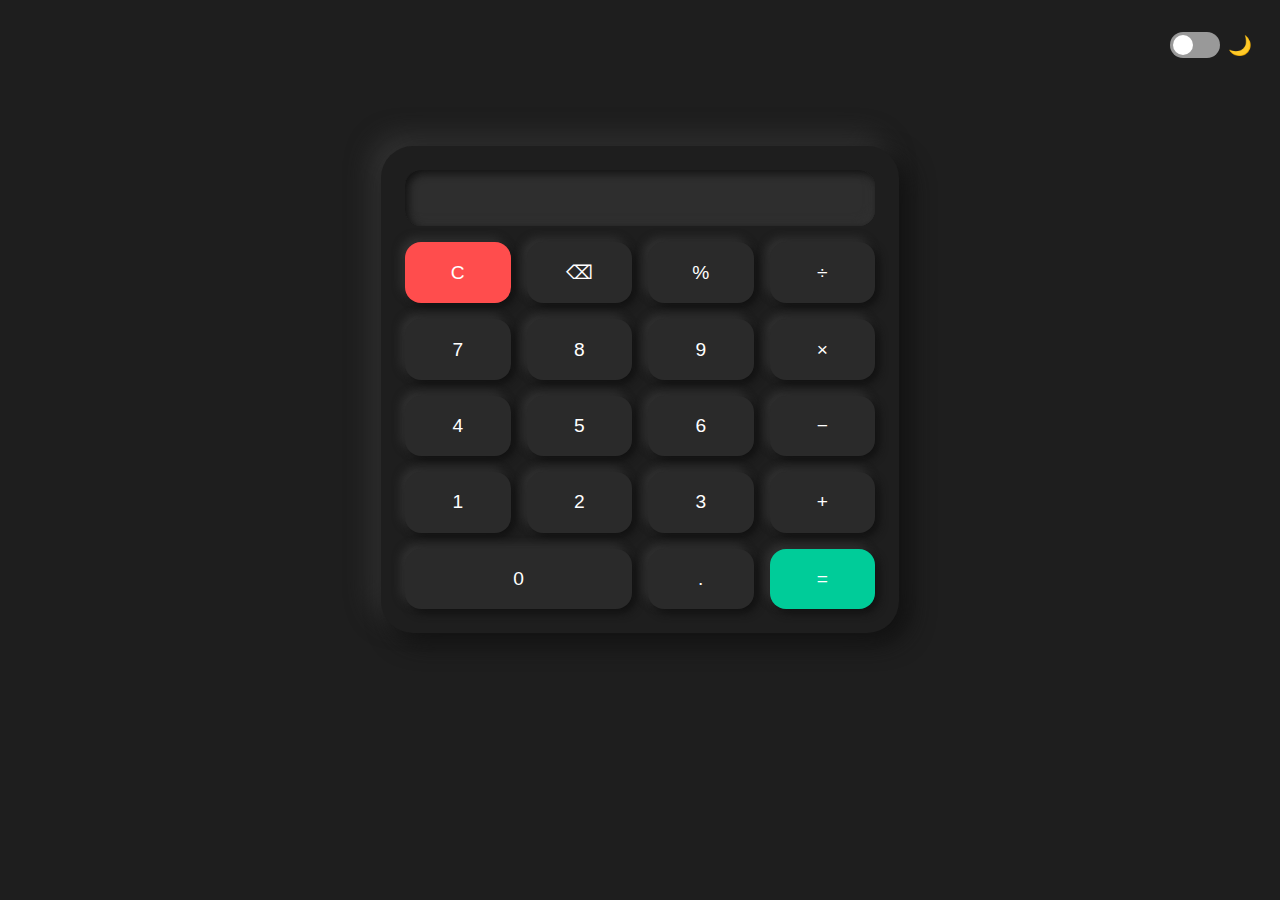
<file: index.html>
<!DOCTYPE html>
<html lang="en">
  <head>
    <meta charset="UTF-8" />
    <meta name="viewport" content="width=device-width, initial-scale=1.0" />
    <title>3D Calculator</title>
    <link rel="stylesheet" href="style.css" />
  </head>
  <body>
    <div class="megawrap">
      <div class="top-bar">
        <label class="switch">
          <input type="checkbox" id="themeToggle" />
          <span class="slider"></span>
        </label>
        <span class="theme-text">🌙</span>
      </div>
      <div class="wrap">
        <div class="calculator">
          <input type="text" id="display" disabled />

          <div class="buttons">
            <button onclick="press('clear')">C</button>
            <button onclick="press('delete')">⌫</button>
            <button onclick="press('%')">%</button>
            <button onclick="press('/')">÷</button>

            <button onclick="press('7')">7</button>
            <button onclick="press('8')">8</button>
            <button onclick="press('9')">9</button>
            <button onclick="press('*')">×</button>

            <button onclick="press('4')">4</button>
            <button onclick="press('5')">5</button>
            <button onclick="press('6')">6</button>
            <button onclick="press('-')">−</button>

            <button onclick="press('1')">1</button>
            <button onclick="press('2')">2</button>
            <button onclick="press('3')">3</button>
            <button onclick="press('+')">+</button>

            <button onclick="press('0')" class="zero">0</button>
            <button onclick="press('.')">.</button>
            <button onclick="press('=')" class="equal">=</button>
          </div>
        </div>

        <audio id="click-s" src="click-s.mp3" preload="auto"></audio>
        <audio id="clear" src="clear.mp3" preload="auto"></audio>
        <audio id="enter" src="enter.wav" preload="auto"></audio>
        <audio id="light" src="light-s.mp3" preload="auto"></audio>
        <audio id="dark" src="dark-s.mp3" preload="auto"></audio>
      </div>
    </div>
  </body>
  <script src="script.js"></script>
</html>
</file>
<file: style.css>
/* ================= GLOBAL RESET ================= */

* {
  margin: 0;
  padding: 0;
  box-sizing: border-box;
  user-select: none;
  font-family: "Open Sans", sans-serif;
  -webkit-tap-highlight-color: transparent;
  transition: all 0.2s;
  /* outline: 2px solid green; */
}

/* ================= MOBILE TAP / FOCUS FIX ================= */

button,
input,
textarea,
select,
a {
  -webkit-tap-highlight-color: rgba(0, 0, 0, 0);
  touch-action: manipulation;
}

button:focus,
input:focus,
a:focus {
  outline: none;
}

/* ================= THEME VARIABLES ================= */

:root {
  --bg: #1e1e1e;
  --fg: #fff;
  --btn: #2a2a2a;
  --shadow-dark: #111;
  --shadow-light: #333;
  --highlight: #00cc99;
  --danger: #ff4d4d;
  --input-bg: #2e2e2e;
}

body.light {
  --bg: #f0f0f0;
  --fg: #111;
  --btn: #e0e0e0;
  --shadow-dark: #ccc;
  --shadow-light: #fff;
  --highlight: #00775f;
  --danger: #e84141;
  --input-bg: #fff;
}

/* ================= BODY (FIXED) ================= */

body {
  background: var(--bg);
  color: var(--fg);
}

/* ================= MAIN WRAPPER ================= */

.megawrap {
  width: 100%;
  display: flex;
  flex-direction: column;
  justify-content: center;
  align-items: center;
}

.wrap {
  width: 100%;
  height: 100%;
  padding: 1rem;
  display: flex;
  gap: 4rem;
  justify-content: center;
  align-items: center;
  max-width: 550px;
}

/* ================= TOP BAR (ABSOLUTE REMOVED) ================= */

.top-bar {
  display: flex;
  justify-content: flex-end;
  align-items: center;
  gap: 0.5rem;
  width: 100%;
  margin-bottom: 4.5rem;
  margin-top: 2rem;
  margin-right: 3.5rem;
}

.theme-text {
  font-size: 1.2rem;
}

/* ================= SWITCH ================= */

.switch {
  position: relative;
  width: 50px;
  height: 26px;
}

.switch input {
  opacity: 0;
}

.slider {
  position: absolute;
  inset: 0;
  background-color: #999;
  border-radius: 50px;
  transition: background 0.3s;
}

.slider::before {
  content: "";
  position: absolute;
  height: 20px;
  width: 20px;
  left: 3px;
  bottom: 3px;
  background: #fff;
  border-radius: 50%;
  transition: transform 0.3s;
}

input:checked + .slider {
  background: var(--highlight);
}

input:checked + .slider::before {
  transform: translateX(24px);
}

/* ================= CALCULATOR ================= */

.calculator {
  overflow: hidden;
  background: var(--bg);
  padding: 1.5rem;
  border-radius: 2rem;
  width: 100%;

  box-shadow: 10px 10px 25px var(--shadow-dark),
    -10px -10px 25px var(--shadow-light);
}

/* ================= DISPLAY ================= */

#display {
  width: 100%;
  height: 3.5rem;
  border: none;
  border-radius: 1rem;
  background: var(--input-bg);
  color: var(--fg);

  font-size: 2rem;
  text-align: right;
  padding: 0.5rem 1rem;
  margin-bottom: 1rem;

  box-shadow: inset 3px 3px 8px var(--shadow-dark),
    inset -3px -3px 8px var(--shadow-light);
}

/* ================= BUTTON GRID ================= */

.buttons {
  display: grid;
  grid-template-columns: repeat(4, 1fr);
  gap: 1rem;
}

/* ================= BUTTONS ================= */

button {
  padding: 1.2rem;
  font-size: 1.2rem;
  border: none;
  border-radius: 1rem;
  background: var(--btn);
  color: var(--fg);
  cursor: pointer;

  box-shadow: 4px 4px 8px var(--shadow-dark), -4px -4px 8px var(--shadow-light);

  transition: transform 0.1s ease, box-shadow 0.1s ease, background 0.2s ease;
}

button:active {
  transform: scale(0.95);
  box-shadow: inset 2px 2px 6px var(--shadow-dark),
    inset -2px -2px 6px var(--shadow-light);
}

/* ================= SPECIAL BUTTONS ================= */

button.equal {
  background: var(--highlight);
  color: #fff;
}

button.zero {
  grid-column: span 2;
}

button:nth-child(1) {
  background: var(--danger);
}

/* ================= MOBILE SAFETY ================= */

@media (max-width: 480px) {
  .wrap {
    padding-bottom: 2rem; /* 🔧 bottom safe space */
  }
}

@media (max-width: 992px) {
  .wrap {
    max-width: 500px;
  }
}

@media (max-width: 768px) {
  .wrap {
    max-width: 470px;
  }
}

@media (max-width: 576px) {
  .wrap {
    max-width: 415px;
  }
  .top-bar {
    margin-bottom: 3rem;
  }
}
/* ================= END OF STYLE.CSS ================= */
</file>
